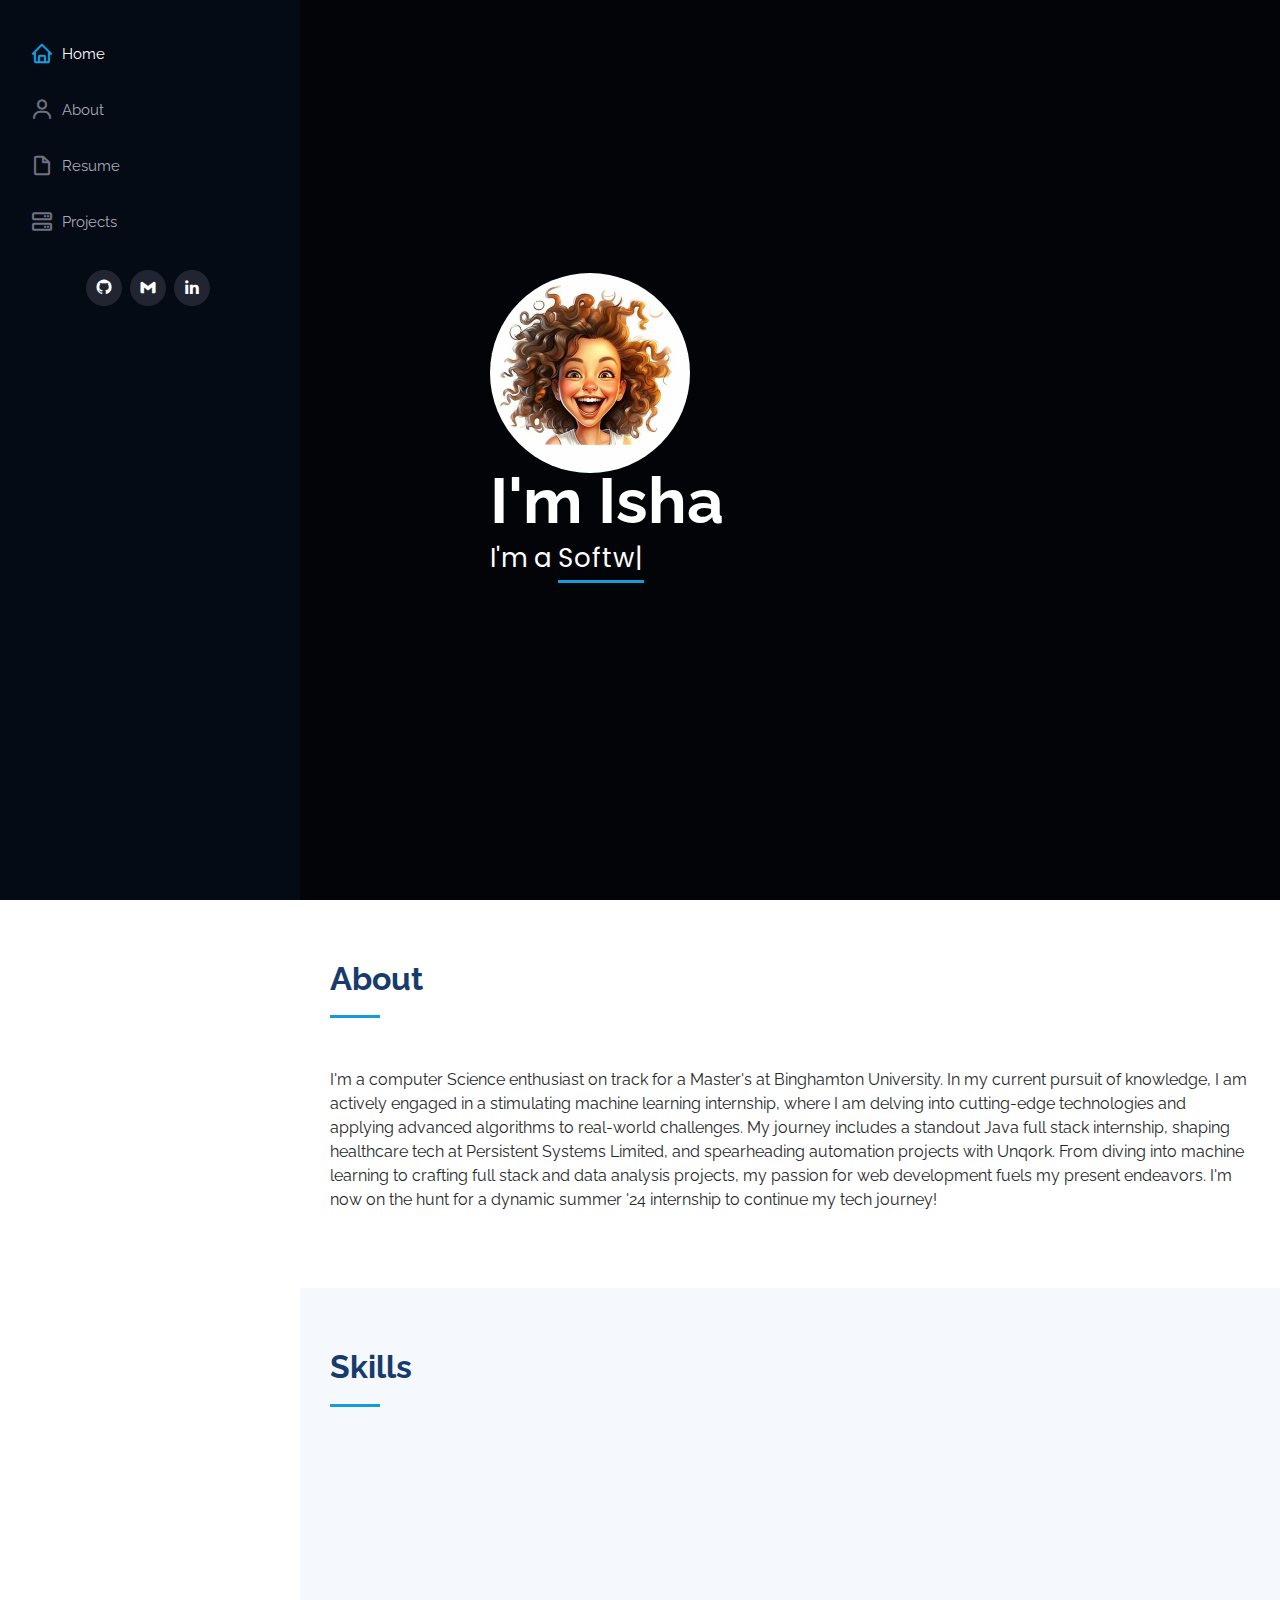
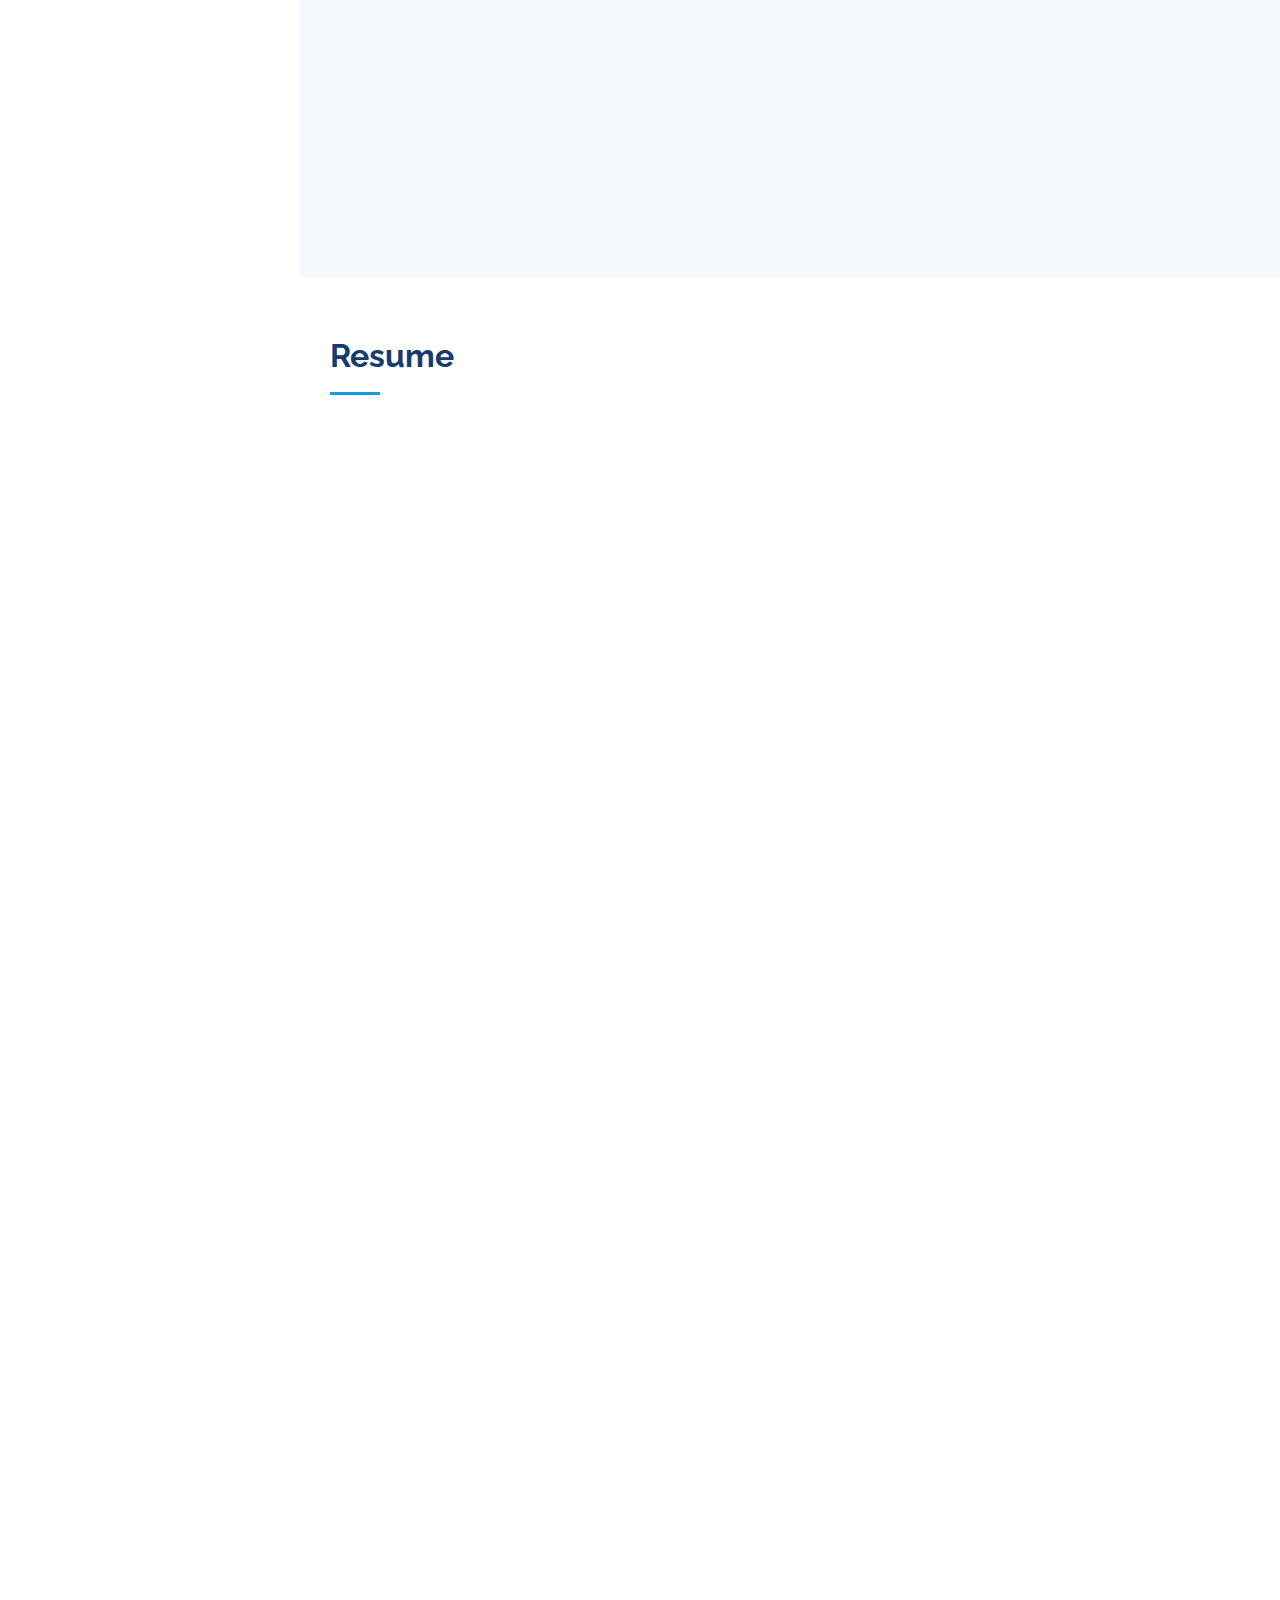
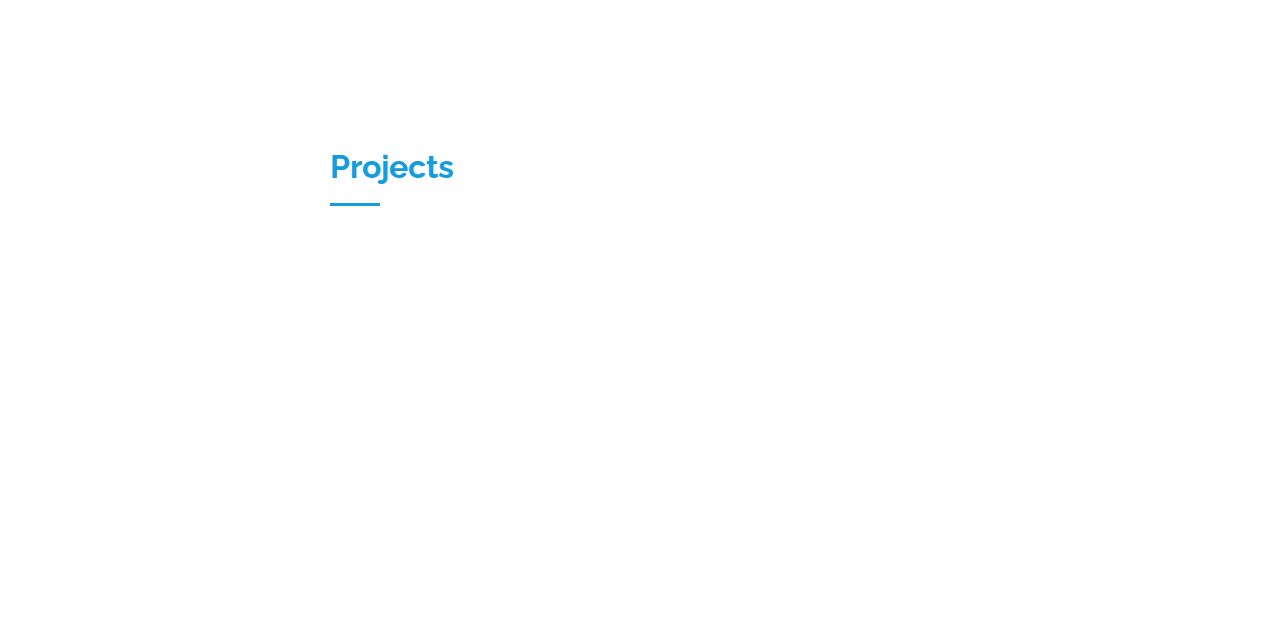
<file: index.html>
<!DOCTYPE html>
<html lang="en">

<head>
  <meta charset="utf-8">
  <meta content="width=device-width, initial-scale=1.0" name="viewport">

  <title>Isha's Portfolio Website</title>
  <meta content="" name="description">
  <meta content="" name="keywords">

  <!-- Favicons -->
  <link href="assets/img/favicon.ico" rel="icon">
  <link href="assets/img/apple-touch-icon.png" rel="apple-touch-icon">

  <!-- Google Fonts -->
  <link href="https://fonts.googleapis.com/css?family=Open+Sans:300,300i,400,400i,600,600i,700,700i|Raleway:300,300i,400,400i,500,500i,600,600i,700,700i|Poppins:300,300i,400,400i,500,500i,600,600i,700,700i" rel="stylesheet">

  <!-- Vendor CSS Files -->
  <link href="assets/vendor/aos/aos.css" rel="stylesheet">
  <link href="assets/vendor/bootstrap/css/bootstrap.min.css" rel="stylesheet">
  <link href="assets/vendor/bootstrap-icons/bootstrap-icons.css" rel="stylesheet">
  <link href="assets/vendor/boxicons/css/boxicons.min.css" rel="stylesheet">
  <link href="assets/vendor/glightbox/css/glightbox.min.css" rel="stylesheet">
  <link href="assets/vendor/swiper/swiper-bundle.min.css" rel="stylesheet">

  <!-- Template Main CSS File -->
  <link href="assets/css/style.css" rel="stylesheet">

  <!-- =======================================================
  * Template Name: iPortfolio
  * Updated: Nov 17 2023 with Bootstrap v5.3.2
  * Template URL: https://bootstrapmade.com/iportfolio-bootstrap-portfolio-websites-template/
  * Author: BootstrapMade.com
  * License: https://bootstrapmade.com/license/
  ======================================================== -->
</head>

<body>

  <!-- ======= Mobile nav toggle button ======= -->
  <i class="bi bi-list mobile-nav-toggle d-xl-none"></i>

  <!-- ======= Header ======= -->
  <header id="header">
    <div class="d-flex flex-column">

      

      <nav id="navbar" class="nav-menu navbar">
        <ul>
          <li><a href="#hero" class="nav-link scrollto active"><i class="bx bx-home"></i> <span>Home</span></a></li>
          <li><a href="#about" class="nav-link scrollto"><i class="bx bx-user"></i> <span>About</span></a></li>
          <li><a href="#resume" class="nav-link scrollto"><i class="bx bx-file-blank"></i> <span>Resume</span></a></li>
          <li><a href="#services" class="nav-link scrollto"><i class="bx bx-server"></i> <span>Projects</span></a></li>
        </ul>
      </nav><!-- .nav-menu -->
      <div class="profile">
        <!---- <img src="assets/img/profile-img.jpg" alt="" class="img-fluid rounded-circle">  
         <h1 class="text-light"><a href="index.html">Isha Harne</a></h1>     -->
         <div class="social-links mt-3 text-center">
           <a href="https://github.com/ishaharne03" class="twitter"><i class="bx bxl-github"></i></a>
           <a href="mailto:iharne@binghamton.com" class="facebook"><i class="bx bxl-gmail"></i></a>
           <a href="https://www.linkedin.com/in/isha-harne/" class="linkedin"><i class="bx bxl-linkedin"></i></a>
         </div>
       </div>


    </div>
  </header><!-- End Header -->

  <!-- ======= Hero Section ======= -->
  <section id="hero" class="d-flex flex-column justify-content-center align-items-center">
    <div class="hero-container" data-aos="fade-in">
      <img
              class="profile-image"
              src="assets/img/portrait-of-a-beautiful-young-woman-with-curly-hair-generative-ai-photo.jpg"
              alt=""
            />
      
      <h1>I'm Isha</h1>
      <p>I'm a <span class="typed" data-typed-items="Software Engineer, Full Stack Developer, Data Engineer"></span></p>
    </div>
  </section><!-- End Hero -->

  <main id="main">

    <!-- ======= About Section ======= -->
    <section id="about" class="about">
      <div class="container">

        <div class="section-title">
          <h2>About</h2>
        </div>
        <p >
          I'm a computer Science enthusiast on track for a Master's at Binghamton University. In my current pursuit of knowledge, I am actively engaged in a stimulating machine learning internship, where I am delving into cutting-edge technologies and applying advanced algorithms to real-world challenges. My journey includes a standout Java full stack internship, shaping healthcare tech at Persistent Systems Limited, and spearheading automation projects with Unqork. 
          From diving into machine learning to crafting full stack and data analysis projects, my passion for web development fuels my present endeavors. I'm now on the hunt for a dynamic summer '24 internship to continue my tech journey!
        
        </p>
        
        

      </div>
    </section><!-- End About Section -->

    

    <!-- ======= Skills Section ======= -->
    <section id="skills" class="skills section-bg">
      <div class="container">

        <div class="section-title">
          <h2>Skills</h2>
        </div>

        <div class="row skills-content">

          <div class="col-lg-6" data-aos="fade-up">

            <div class="progress">
              <span class="skill">Python <i class="val">95%</i></span>
              <div class="progress-bar-wrap">
                <div class="progress-bar" role="progressbar" aria-valuenow="95" aria-valuemin="0" aria-valuemax="100"></div>
              </div>
            </div>

            <div class="progress">
              <span class="skill">Java <i class="val">75%</i></span>
              <div class="progress-bar-wrap">
                <div class="progress-bar" role="progressbar" aria-valuenow="75" aria-valuemin="0" aria-valuemax="100"></div>
              </div>
            </div>

            <div class="progress">
              <span class="skill">C++ <i class="val">95%</i></span>
              <div class="progress-bar-wrap">
                <div class="progress-bar" role="progressbar" aria-valuenow="95" aria-valuemin="0" aria-valuemax="100"></div>
              </div>
            </div>

            <div class="progress">
              <span class="skill">JavaScript / TypeScript <i class="val">80%</i></span>
              <div class="progress-bar-wrap">
                <div class="progress-bar" role="progressbar" aria-valuenow="80" aria-valuemin="0" aria-valuemax="100"></div>
              </div>
            </div>

            <div class="progress">
              <span class="skill">SQL / MySQL <i class="val">95%</i></span>
              <div class="progress-bar-wrap">
                <div class="progress-bar" role="progressbar" aria-valuenow="95" aria-valuemin="0" aria-valuemax="100"></div>
              </div>
            </div>

            <div class="progress">
              <span class="skill">PostgreSQL <i class="val">95%</i></span>
              <div class="progress-bar-wrap">
                <div class="progress-bar" role="progressbar" aria-valuenow="95" aria-valuemin="0" aria-valuemax="100"></div>
              </div>
            </div>

            
          </div>

          <div class="col-lg-6" data-aos="fade-up" data-aos-delay="100">

            <div class="progress">
              <span class="skill">MongoDB <i class="val">95%</i></span>
              <div class="progress-bar-wrap">
                <div class="progress-bar" role="progressbar" aria-valuenow="95" aria-valuemin="0" aria-valuemax="100"></div>
              </div>
            </div>

            <div class="progress">
              <span class="skill">NodeJs / ExpressJs <i class="val">85%</i></span>
              <div class="progress-bar-wrap">
                <div class="progress-bar" role="progressbar" aria-valuenow="85" aria-valuemin="0" aria-valuemax="100"></div>
              </div>
            </div>

            <div class="progress">
              <span class="skill">Unqork<i class="val">85%</i></span>
              <div class="progress-bar-wrap">
                <div class="progress-bar" role="progressbar" aria-valuenow="85" aria-valuemin="0" aria-valuemax="100"></div>
              </div>
            </div>

            <div class="progress">
              <span class="skill">REST APIs <i class="val">85%</i></span>
              <div class="progress-bar-wrap">
                <div class="progress-bar" role="progressbar" aria-valuenow="85" aria-valuemin="0" aria-valuemax="100"></div>
              </div>
            </div>
            
            <div class="progress">
              <span class="skill">Flask/Django<i class="val">75%</i></span>
              <div class="progress-bar-wrap">
                <div class="progress-bar" role="progressbar" aria-valuenow="75" aria-valuemin="0" aria-valuemax="100"></div>
              </div>
            </div>

            <div class="progress">
              <span class="skill">HTML/CSS/jQuery<i class="val">95%</i></span>
              <div class="progress-bar-wrap">
                <div class="progress-bar" role="progressbar" aria-valuenow="95" aria-valuemin="0" aria-valuemax="100"></div>
              </div>
            </div>

            
          </div>
        </div>

      </div>
    </section><!-- End Skills Section -->

    <!-- ======= Resume Section ======= -->
    <section id="resume" class="resume">
      <div class="container">

        <div class="section-title">
          <h2>Resume</h2>
        </div>

        <div class="row">
          <div class="col-lg-6" data-aos="fade-up">

            <h3 class="resume-title">Education</h3>
            <div class="resume-item">
              <h4>Master of Science in Computer Science</h4>
              <h5>2023 - 2025</h5>
              <p><em>Binghamton University, SUNY</em></p>
              <ul>
                <li style="text-align: justify"><b>GPA:</b> 3.3 / 4</li>
                
                <li style="text-align: justify"><strong>Relevant Courses:</strong> Database Systems, Programming Language, Design and Analysis of Computer
                  Algorithm, Social Media Data Science Pipeline, Operating System, System Programming, Design Patterns</li>
              </ul> 
            </div>
            <div class="resume-item">
              <h4>Bachelor of Engineering in Information Technology</h4>
              <h5>2019 - 2022</h5>
              <p><em>Pune Institute of Computer Technology, India</em></p>
              <ul>
                <li style="text-align: justify"><b>GPA:</b> 9.5 / 10</li>
                
                <li style="text-align: justify"><strong>Relevant Courses:</strong> Introduction to Cloud Computing, Software Programming Management, Machine Learning,
                  Web Development, Introduction to Big data, Data Mining</li>
              </ul> 
            </div>
            <div class="resume-item">
              <h4>Diploma in Computer Engineering</h4>
              <h5>2016 - 2019</h5>
              <p><em>Government Polytechnic Amravati, India</em></p>
              <ul>
                <li style="text-align: justify"><b>GPA:</b> 91.69 / 100</li>
                
                <li style="text-align: justify"><strong>Relevant Courses:</strong> Object Oriented Programming, Computer Graphics, Computer Networks and Security, Python Programming, Programming Languages </li>
              </ul> 
            </div>
          </div>
          <div class="col-lg-6" data-aos="fade-up" data-aos-delay="100">
            <h3 class="resume-title">Professional Experience</h3>
            <div class="resume-item">
              <h4>Machine Learning Intern</h4>
              <h5>January 2024 – Present</h5>
              <p><em>Standard Potential Co., US  </em></p>
              <ul>
                <li>Leveraged machine learning for NENY, enhancing cathode morphology analysis. Contributed to a 15% increase in
                  efficiency, driving advancements in sustainable energy materials.</li>
                <li>Employed machine learning models to validate and refine the automated particle morphology analysis process,
                  achieving an impressive 90% validation accuracy, highlighting the reliability and precision of the developed system.</li>
              </ul>
            </div>
            <div class="resume-item">
              <h4>Software Development Engineer</h4>
              <h5>August 2022 – June 2023</h5>
              <p><em>Persistent Systems Limited, India  </em></p>
              <ul>
                <li>Collaborated with a team of 12 in the design and implementation of a healthcare platform, through efficient utilization of
                  Unqork’s low-code platform, resulting in a remarkable 30% improvement in operational efficiency</li>
                <li>Led to a significant improvement, with a 25% increase in user satisfaction in scheduling appointments and seamless
                  connectivity with healthcare professionals, contributing to a more streamlined and user-friendly system.</li>
                
              </ul>
            </div>
            <div class="resume-item">
              <h4>Software Development Intern</h4>
              <h5>February 2022 – August 2022</h5>
              <p><em>Persistent Systems Limited, India </em></p>
              <ul>
                <li>Graduated with distinction from ”Graduate Engineers with Multidimensional Skills (GEMS)” training program,
                  showcasing expertise in Java full stack with a stellar 95% competency score.</li>
                <li>Applied acquired skills to develop user interfaces and design back-end architecture for applications and websites,
                  meeting diverse client and end-user preferences across 4 different projects.</li>
              </ul>
            </div>
          </div>
        </div>

      </div>
    </section><!-- End Resume Section -->

    <!-- ======= Services Section ======= -->
    <section id="services" class="services">
      <div class="container">

        <div class="section-title">
          <h2><a href="https://github.com/ishaharne03">Projects</h2>
        </div>

        <div class="row">
          <div class="col-lg-4 col-md-6 icon-box" data-aos="fade-up">
            <div class="icon"><i class="bi bi-briefcase"></i></div>
            <h4 class="title"><a href="https://github.com/ishaharne03">Analysis of Social Media Trends on Sports</a></h4>
            <p class="description">Tech stack : Python, React, Django, PostgreSQL, Recharts, Chart.js</p>
          </div>
          <div class="col-lg-4 col-md-6 icon-box" data-aos="fade-up" data-aos-delay="100">
            <div class="icon"><i class="bi bi-card-checklist"></i></div>
            <h4 class="title"><a href="https://github.com/ishaharne03">LinkedIn Job Market Insights</a></h4>
            <p class="description">Tech stack : Python, Flask, MongoDb, Visual Studio</p>
          </div>
          <div class="col-lg-4 col-md-6 icon-box" data-aos="fade-up" data-aos-delay="200">
            <div class="icon"><i class="bi bi-bar-chart"></i></div>
            <h4 class="title"><a href=https://github.com/ishaharne03">Real-time Face Recognition System</a></h4>
            <p class="description">Tech stack : Python, Android Studio, Deep Learning, Flask, PostgreSQL </p>
          </div>
          <div class="col-lg-4 col-md-6 icon-box" data-aos="fade-up" data-aos-delay="300">
            <div class="icon"><i class="bi bi-binoculars"></i></div>
            <h4 class="title"><a href="https://chatroom-r9zx.onrender.com/">Chatroom</a></h4>
            <p class="description">Tech Stack : HTML, CSS, Javascript, NodeJs, ExpressJs, Socket.io</p>
          </div>
          <div class="col-lg-4 col-md-6 icon-box" data-aos="fade-up" data-aos-delay="400">
            <div class="icon"><i class="bi bi-brightness-high"></i></div>
            <h4 class="title"><a href="https://github.com/ishaharne03/productSearchEngine">Product Search Engine</a></h4>
            <p class="description">Tech Stack : HTML, CSS, Javascript</p>
          </div>
          <div class="col-lg-4 col-md-6 icon-box" data-aos="fade-up" data-aos-delay="500">
            <div class="icon"><i class="bi bi-calendar4-week"></i></div>
            <h4 class="title"><a href="https://github.com/ishaharne03/passwordGenerator">Password Generator</a></h4>
            <p class="description">Tech Stack : HTML, CSS, Javascript</p>
          </div>
        </div>

      </div>
    </section><!-- End Services Section -->

  

  </main><!-- End #main -->

  <!-- ======= Footer ======= -->
  <footer id="footer">
    <div class="container">
      
    </div>
  </footer><!-- End  Footer -->

  <a href="#" class="back-to-top d-flex align-items-center justify-content-center"><i class="bi bi-arrow-up-short"></i></a>

  <!-- Vendor JS Files -->
  <script src="assets/vendor/purecounter/purecounter_vanilla.js"></script>
  <script src="assets/vendor/aos/aos.js"></script>
  <script src="assets/vendor/bootstrap/js/bootstrap.bundle.min.js"></script>
  <script src="assets/vendor/glightbox/js/glightbox.min.js"></script>
  <script src="assets/vendor/isotope-layout/isotope.pkgd.min.js"></script>
  <script src="assets/vendor/swiper/swiper-bundle.min.js"></script>
  <script src="assets/vendor/typed.js/typed.umd.js"></script>
  <script src="assets/vendor/waypoints/noframework.waypoints.js"></script>
  <script src="assets/vendor/php-email-form/validate.js"></script>

  <!-- Template Main JS File -->
  <script src="assets/js/main.js"></script>

</body>

</html>
</file>
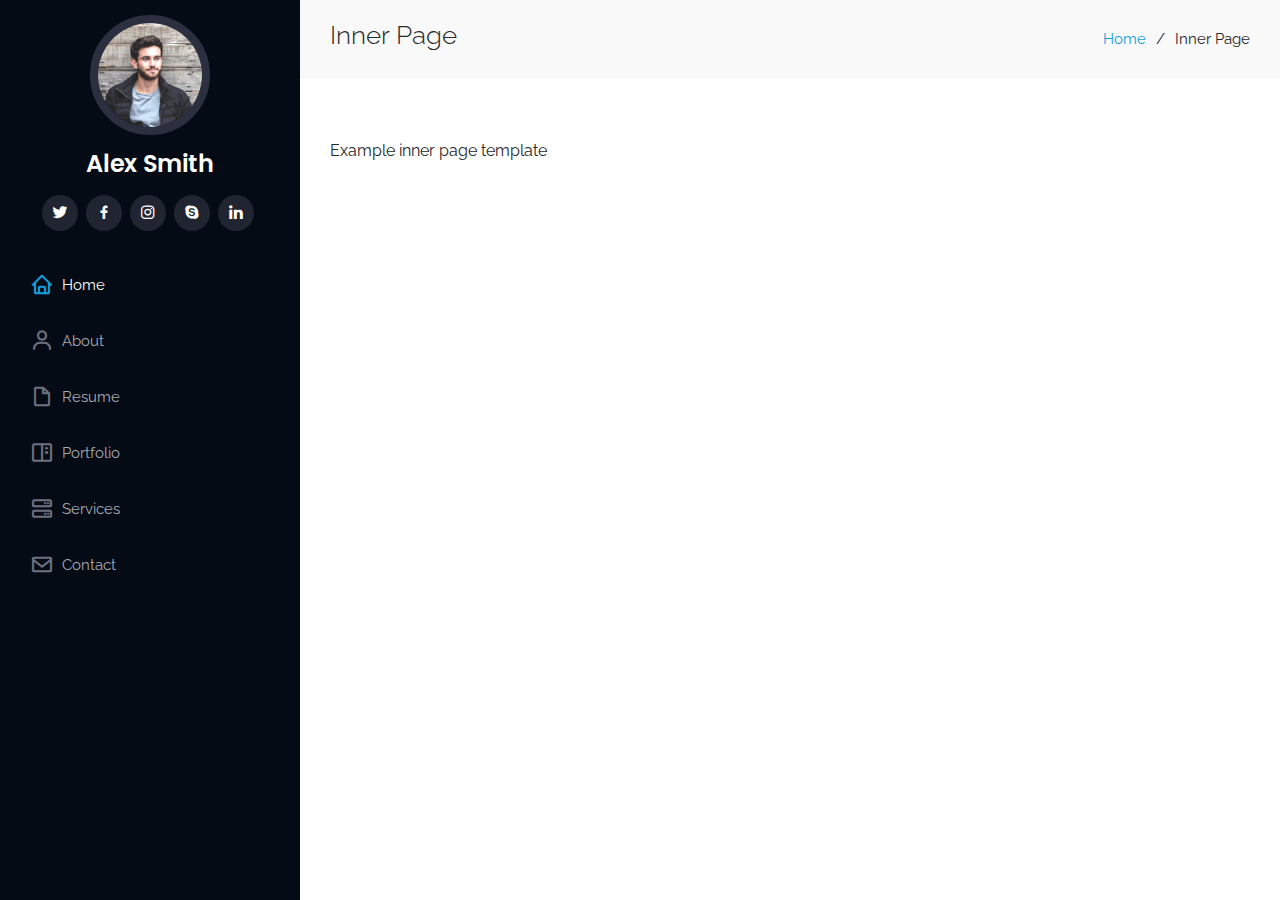
<file: inner-page.html>
<!DOCTYPE html>
<html lang="en">

<head>
  <meta charset="utf-8">
  <meta content="width=device-width, initial-scale=1.0" name="viewport">

  <title>Inner Page - iPortfolio Bootstrap Template</title>
  <meta content="" name="description">
  <meta content="" name="keywords">

  <!-- Favicons -->
  <link href="assets/img/favicon.png" rel="icon">
  <link href="assets/img/apple-touch-icon.png" rel="apple-touch-icon">

  <!-- Google Fonts -->
  <link href="https://fonts.googleapis.com/css?family=Open+Sans:300,300i,400,400i,600,600i,700,700i|Raleway:300,300i,400,400i,500,500i,600,600i,700,700i|Poppins:300,300i,400,400i,500,500i,600,600i,700,700i" rel="stylesheet">

  <!-- Vendor CSS Files -->
  <link href="assets/vendor/aos/aos.css" rel="stylesheet">
  <link href="assets/vendor/bootstrap/css/bootstrap.min.css" rel="stylesheet">
  <link href="assets/vendor/bootstrap-icons/bootstrap-icons.css" rel="stylesheet">
  <link href="assets/vendor/boxicons/css/boxicons.min.css" rel="stylesheet">
  <link href="assets/vendor/glightbox/css/glightbox.min.css" rel="stylesheet">
  <link href="assets/vendor/swiper/swiper-bundle.min.css" rel="stylesheet">

  <!-- Template Main CSS File -->
  <link href="assets/css/style.css" rel="stylesheet">

  
</head>

<body>

  <!-- ======= Mobile nav toggle button ======= -->
  <i class="bi bi-list mobile-nav-toggle d-xl-none"></i>

  <!-- ======= Header ======= -->
  <header id="header">
    <div class="d-flex flex-column">

      <div class="profile">
        <img src="assets/img/profile-img.jpg" alt="" class="img-fluid rounded-circle">
        <h1 class="text-light"><a href="index.html">Alex Smith</a></h1>
        <div class="social-links mt-3 text-center">
          <a href="#" class="twitter"><i class="bx bxl-twitter"></i></a>
          <a href="#" class="facebook"><i class="bx bxl-facebook"></i></a>
          <a href="#" class="instagram"><i class="bx bxl-instagram"></i></a>
          <a href="#" class="google-plus"><i class="bx bxl-skype"></i></a>
          <a href="#" class="linkedin"><i class="bx bxl-linkedin"></i></a>
        </div>
      </div>

      <nav id="navbar" class="nav-menu navbar">
        <ul>
          <li><a href="#hero" class="nav-link scrollto active"><i class="bx bx-home"></i> <span>Home</span></a></li>
          <li><a href="#about" class="nav-link scrollto"><i class="bx bx-user"></i> <span>About</span></a></li>
          <li><a href="#resume" class="nav-link scrollto"><i class="bx bx-file-blank"></i> <span>Resume</span></a></li>
          <li><a href="#portfolio" class="nav-link scrollto"><i class="bx bx-book-content"></i> <span>Portfolio</span></a></li>
          <li><a href="#services" class="nav-link scrollto"><i class="bx bx-server"></i> <span>Services</span></a></li>
          <li><a href="#contact" class="nav-link scrollto"><i class="bx bx-envelope"></i> <span>Contact</span></a></li>
        </ul>
      </nav><!-- .nav-menu -->
    </div>
  </header><!-- End Header -->

  <main id="main">

    <!-- ======= Breadcrumbs ======= -->
    <section class="breadcrumbs">
      <div class="container">

        <div class="d-flex justify-content-between align-items-center">
          <h2>Inner Page</h2>
          <ol>
            <li><a href="index.html">Home</a></li>
            <li>Inner Page</li>
          </ol>
        </div>

      </div>
    </section><!-- End Breadcrumbs -->

    <section class="inner-page">
      <div class="container">
        <p>
          Example inner page template
        </p>
      </div>
    </section>

  </main><!-- End #main -->

  <!-- ======= Footer ======= -->
  <footer id="footer">
    <div class="container">
      
     
    </div>
  </footer><!-- End  Footer -->

  <a href="#" class="back-to-top d-flex align-items-center justify-content-center"><i class="bi bi-arrow-up-short"></i></a>

  <!-- Vendor JS Files -->
  <script src="assets/vendor/purecounter/purecounter_vanilla.js"></script>
  <script src="assets/vendor/aos/aos.js"></script>
  <script src="assets/vendor/bootstrap/js/bootstrap.bundle.min.js"></script>
  <script src="assets/vendor/glightbox/js/glightbox.min.js"></script>
  <script src="assets/vendor/isotope-layout/isotope.pkgd.min.js"></script>
  <script src="assets/vendor/swiper/swiper-bundle.min.js"></script>
  <script src="assets/vendor/typed.js/typed.umd.js"></script>
  <script src="assets/vendor/waypoints/noframework.waypoints.js"></script>
  <script src="assets/vendor/php-email-form/validate.js"></script>

  <!-- Template Main JS File -->
  <script src="assets/js/main.js"></script>

</body>

</html>
</file>
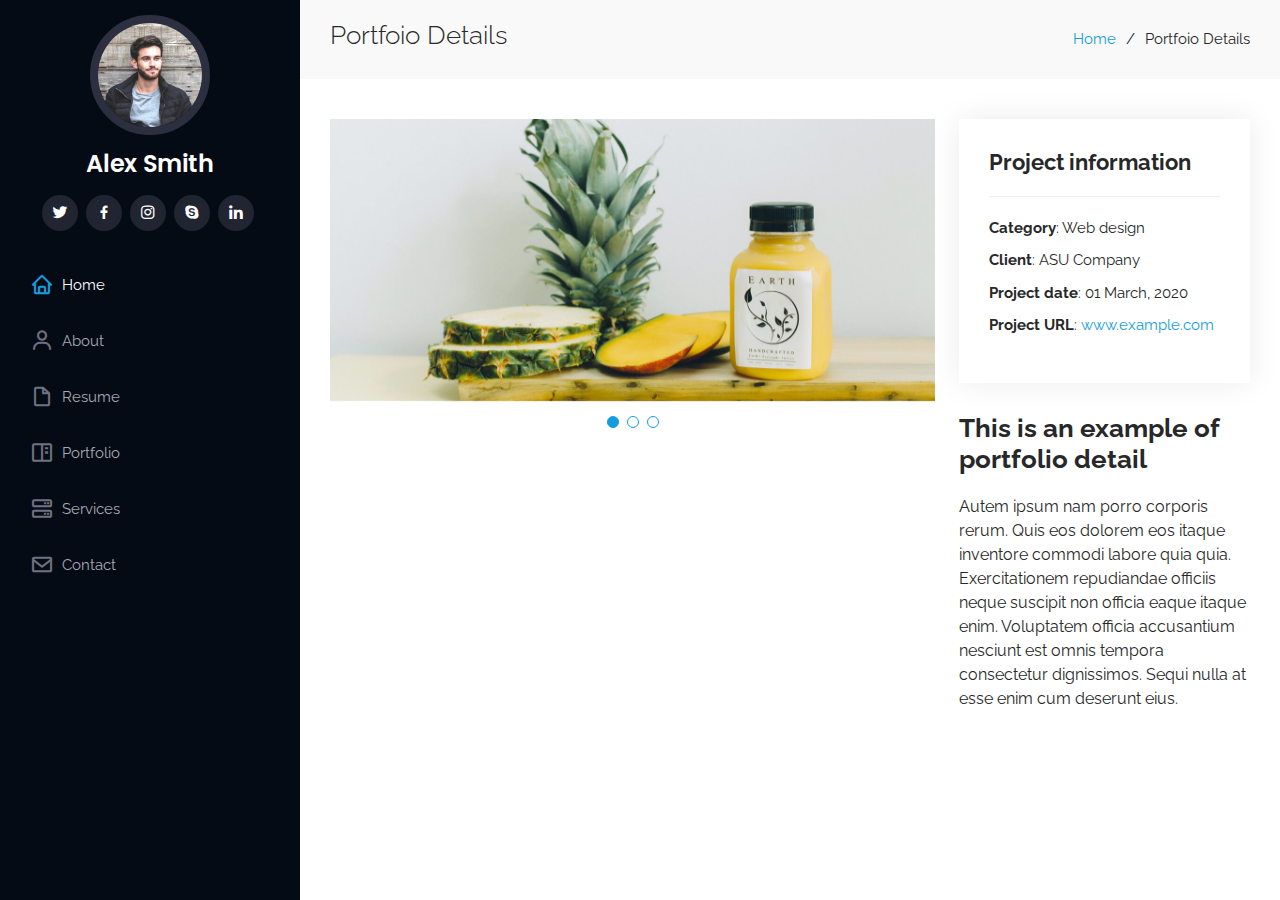
<file: portfolio-details.html>
<!DOCTYPE html>
<html lang="en">

<head>
  <meta charset="utf-8">
  <meta content="width=device-width, initial-scale=1.0" name="viewport">

  <title>Portfolio Details - iPortfolio Bootstrap Template</title>
  <meta content="" name="description">
  <meta content="" name="keywords">

  <!-- Favicons -->
  <link href="assets/img/favicon.png" rel="icon">
  <link href="assets/img/apple-touch-icon.png" rel="apple-touch-icon">

  <!-- Google Fonts -->
  <link href="https://fonts.googleapis.com/css?family=Open+Sans:300,300i,400,400i,600,600i,700,700i|Raleway:300,300i,400,400i,500,500i,600,600i,700,700i|Poppins:300,300i,400,400i,500,500i,600,600i,700,700i" rel="stylesheet">

  <!-- Vendor CSS Files -->
  <link href="assets/vendor/aos/aos.css" rel="stylesheet">
  <link href="assets/vendor/bootstrap/css/bootstrap.min.css" rel="stylesheet">
  <link href="assets/vendor/bootstrap-icons/bootstrap-icons.css" rel="stylesheet">
  <link href="assets/vendor/boxicons/css/boxicons.min.css" rel="stylesheet">
  <link href="assets/vendor/glightbox/css/glightbox.min.css" rel="stylesheet">
  <link href="assets/vendor/swiper/swiper-bundle.min.css" rel="stylesheet">

  <!-- Template Main CSS File -->
  <link href="assets/css/style.css" rel="stylesheet">

</head>

<body>

  <!-- ======= Mobile nav toggle button ======= -->
  <i class="bi bi-list mobile-nav-toggle d-xl-none"></i>

  <!-- ======= Header ======= -->
  <header id="header">
    <div class="d-flex flex-column">

      <div class="profile">
        <img src="assets/img/profile-img.jpg" alt="" class="img-fluid rounded-circle">
        <h1 class="text-light"><a href="index.html">Alex Smith</a></h1>
        <div class="social-links mt-3 text-center">
          <a href="#" class="twitter"><i class="bx bxl-twitter"></i></a>
          <a href="#" class="facebook"><i class="bx bxl-facebook"></i></a>
          <a href="#" class="instagram"><i class="bx bxl-instagram"></i></a>
          <a href="#" class="google-plus"><i class="bx bxl-skype"></i></a>
          <a href="#" class="linkedin"><i class="bx bxl-linkedin"></i></a>
        </div>
      </div>

      <nav id="navbar" class="nav-menu navbar">
        <ul>
          <li><a href="#hero" class="nav-link scrollto active"><i class="bx bx-home"></i> <span>Home</span></a></li>
          <li><a href="#about" class="nav-link scrollto"><i class="bx bx-user"></i> <span>About</span></a></li>
          <li><a href="#resume" class="nav-link scrollto"><i class="bx bx-file-blank"></i> <span>Resume</span></a></li>
          <li><a href="#portfolio" class="nav-link scrollto"><i class="bx bx-book-content"></i> <span>Portfolio</span></a></li>
          <li><a href="#services" class="nav-link scrollto"><i class="bx bx-server"></i> <span>Services</span></a></li>
          <li><a href="#contact" class="nav-link scrollto"><i class="bx bx-envelope"></i> <span>Contact</span></a></li>
        </ul>
      </nav><!-- .nav-menu -->
    </div>
  </header><!-- End Header -->

  <main id="main">

    <!-- ======= Breadcrumbs ======= -->
    <section id="breadcrumbs" class="breadcrumbs">
      <div class="container">

        <div class="d-flex justify-content-between align-items-center">
          <h2>Portfoio Details</h2>
          <ol>
            <li><a href="index.html">Home</a></li>
            <li>Portfoio Details</li>
          </ol>
        </div>

      </div>
    </section><!-- End Breadcrumbs -->

    <!-- ======= Portfolio Details Section ======= -->
    <section id="portfolio-details" class="portfolio-details">
      <div class="container">

        <div class="row gy-4">

          <div class="col-lg-8">
            <div class="portfolio-details-slider swiper">
              <div class="swiper-wrapper align-items-center">

                <div class="swiper-slide">
                  <img src="assets/img/portfolio/portfolio-details-1.jpg" alt="">
                </div>

                <div class="swiper-slide">
                  <img src="assets/img/portfolio/portfolio-details-2.jpg" alt="">
                </div>

                <div class="swiper-slide">
                  <img src="assets/img/portfolio/portfolio-details-3.jpg" alt="">
                </div>

              </div>
              <div class="swiper-pagination"></div>
            </div>
          </div>

          <div class="col-lg-4">
            <div class="portfolio-info">
              <h3>Project information</h3>
              <ul>
                <li><strong>Category</strong>: Web design</li>
                <li><strong>Client</strong>: ASU Company</li>
                <li><strong>Project date</strong>: 01 March, 2020</li>
                <li><strong>Project URL</strong>: <a href="#">www.example.com</a></li>
              </ul>
            </div>
            <div class="portfolio-description">
              <h2>This is an example of portfolio detail</h2>
              <p>
                Autem ipsum nam porro corporis rerum. Quis eos dolorem eos itaque inventore commodi labore quia quia. Exercitationem repudiandae officiis neque suscipit non officia eaque itaque enim. Voluptatem officia accusantium nesciunt est omnis tempora consectetur dignissimos. Sequi nulla at esse enim cum deserunt eius.
              </p>
            </div>
          </div>

        </div>

      </div>
    </section><!-- End Portfolio Details Section -->

  </main><!-- End #main -->

  <!-- ======= Footer ======= -->
  <footer id="footer">
    <div class="container">
      
    </div>
  </footer><!-- End  Footer -->

  <a href="#" class="back-to-top d-flex align-items-center justify-content-center"><i class="bi bi-arrow-up-short"></i></a>

  <!-- Vendor JS Files -->
  <script src="assets/vendor/purecounter/purecounter_vanilla.js"></script>
  <script src="assets/vendor/aos/aos.js"></script>
  <script src="assets/vendor/bootstrap/js/bootstrap.bundle.min.js"></script>
  <script src="assets/vendor/glightbox/js/glightbox.min.js"></script>
  <script src="assets/vendor/isotope-layout/isotope.pkgd.min.js"></script>
  <script src="assets/vendor/swiper/swiper-bundle.min.js"></script>
  <script src="assets/vendor/typed.js/typed.umd.js"></script>
  <script src="assets/vendor/waypoints/noframework.waypoints.js"></script>
  <script src="assets/vendor/php-email-form/validate.js"></script>

  <!-- Template Main JS File -->
  <script src="assets/js/main.js"></script>

</body>

</html>
</file>
<file: assets/css/style.css>
/*--------------------------------------------------------------
# General
--------------------------------------------------------------*/
body {
  font-family: "Raleway", sans-serif;
  color: #272829;
}

a {
  color: #149ddd;
  text-decoration: none;
}

a:hover {
  color: #37b3ed;
  text-decoration: none;
}

h1,
h2,
h3,
h4,
h5,
h6 {
  font-family: "Raleway", sans-serif;
}

/*--------------------------------------------------------------
# Back to top button
--------------------------------------------------------------*/
.back-to-top {
  position: fixed;
  visibility: hidden;
  opacity: 0;
  right: 15px;
  bottom: 15px;
  z-index: 996;
  background: #149ddd;
  width: 40px;
  height: 40px;
  border-radius: 50px;
  transition: all 0.4s;
}

.back-to-top i {
  font-size: 28px;
  color: #fff;
  line-height: 0;
}

.back-to-top:hover {
  background: #2eafec;
  color: #fff;
}

.back-to-top.active {
  visibility: visible;
  opacity: 1;
}

/*--------------------------------------------------------------
# Header
--------------------------------------------------------------*/
#header {
  position: fixed;
  top: 0;
  left: 0;
  bottom: 0;
  width: 300px;
  transition: all ease-in-out 0.5s;
  z-index: 9997;
  transition: all 0.5s;
  padding: 0 15px;
  background: #040b14;
  overflow-y: auto;
}


#header .profile img {
  margin: 15px auto;
  display: block;
  width: 120px;
  border: 8px solid #2c2f3f;
}

#header .profile h1 {
  font-size: 24px;
  margin: 0;
  padding: 0;
  font-weight: 600;
  -moz-text-align-last: center;
  text-align-last: center;
  font-family: "Poppins", sans-serif;
}

#header .profile h1 a,
#header .profile h1 a:hover {
  color: #fff;
  text-decoration: none;
}

#header .profile .social-links a {
  font-size: 18px;
  display: inline-block;
  background: #212431;
  color: #fff;
  line-height: 1;
  padding: 8px 0;
  margin-right: 4px;
  border-radius: 50%;
  text-align: center;
  width: 36px;
  height: 36px;
  transition: 0.3s;
}

#header .profile .social-links a:hover {
  background: #149ddd;
  color: #fff;
  text-decoration: none;
}

#main {
  margin-left: 300px;
}

.container,
.container-fluid {
  padding-left: 30px;
  padding-right: 30px;
}

@media (max-width: 1199px) {
  #header {
    left: -300px;
  }

  #main {
    margin-left: 0;
  }

  .container,
  .container-fluid {
    padding-left: 12px;
    padding-right: 12px;
  }
}

/*--------------------------------------------------------------
# Navigation Menu
--------------------------------------------------------------*/
/* Desktop Navigation */
.nav-menu {
  padding: 30px 0 0 0;
}

.nav-menu * {
  margin: 0;
  padding: 0;
  list-style: none;
}

.nav-menu>ul>li {
  position: relative;
  white-space: nowrap;
}

.nav-menu a,
.nav-menu a:focus {
  display: flex;
  align-items: center;
  color: #a8a9b4;
  padding: 12px 15px;
  margin-bottom: 8px;
  transition: 0.3s;
  font-size: 15px;
}

.nav-menu a i,
.nav-menu a:focus i {
  font-size: 24px;
  padding-right: 8px;
  color: #6f7180;
}

.nav-menu a:hover,
.nav-menu .active,
.nav-menu .active:focus,
.nav-menu li:hover>a {
  text-decoration: none;
  color: #fff;
}

.nav-menu a:hover i,
.nav-menu .active i,
.nav-menu .active:focus i,
.nav-menu li:hover>a i {
  color: #149ddd;
}

/* Mobile Navigation */
.mobile-nav-toggle {
  position: fixed;
  right: 15px;
  top: 15px;
  z-index: 9998;
  border: 0;
  font-size: 24px;
  transition: all 0.4s;
  outline: none !important;
  background-color: #149ddd;
  color: #fff;
  width: 40px;
  height: 40px;
  display: inline-flex;
  align-items: center;
  justify-content: center;
  line-height: 0;
  border-radius: 50px;
  cursor: pointer;
}

.mobile-nav-active {
  overflow: hidden;
}

.mobile-nav-active #header {
  left: 0;
}

/*--------------------------------------------------------------
# Hero Section
--------------------------------------------------------------*/
#hero {
  width: 100%;
  height: 100vh;
  background: url("../img/Untitled1.png") top center;
  background-size: cover;
}


#hero .profile-image {
  width: 200px;
  border-radius: 50%;
  animation: bounce 1s infinite alternate;
}

@keyframes bounce {
  from {
    transform: translateY(0px);
  }

  to {
    transform: translateY(-10px);
  }
}

#hero:before {
  content: "";
  background: rgba(5, 13, 24, 0.3);
  position: absolute;
  bottom: 0;
  top: 0;
  left: 0;
  right: 0;
  z-index: 1;
}

#hero .hero-container {
  position: relative;
  z-index: 2;
  min-width: 300px;
}

#hero h1 {
  margin: 0 0 10px 0;
  font-size: 64px;
  font-weight: 700;
  line-height: 56px;
  color: #fff;
}

#hero p {
  color: #fff;
  margin-bottom: 50px;
  font-size: 26px;
  font-family: "Poppins", sans-serif;
}

#hero p span {
  color: #fff;
  padding-bottom: 4px;
  letter-spacing: 1px;
  border-bottom: 3px solid #149ddd;
}

@media (min-width: 1024px) {
  #hero {
    background-attachment: fixed;
  }
}

@media (max-width: 768px) {
  #hero h1 {
    font-size: 28px;
    line-height: 36px;
  }

  #hero h2 {
    font-size: 18px;
    line-height: 24px;
    margin-bottom: 30px;
  }
}

/*--------------------------------------------------------------
# Sections General
--------------------------------------------------------------*/
section {
  padding: 60px 0;
  overflow: hidden;
}

.section-bg {
  background: #f5f8fd;
}

.section-title {
  padding-bottom: 30px;
}

.section-title h2 {
  font-size: 32px;
  font-weight: bold;
  margin-bottom: 20px;
  padding-bottom: 20px;
  position: relative;
  color: #173b6c;
}

.section-title h2::after {
  content: "";
  position: absolute;
  display: block;
  width: 50px;
  height: 3px;
  background: #149ddd;
  bottom: 0;
  left: 0;
}

.section-title p {
  margin-bottom: 0;
}

/*--------------------------------------------------------------
# About
--------------------------------------------------------------*/
.about .content h3 {
  font-weight: 700;
  font-size: 26px;
  color: #173b6c;
}

.about .img-edit{
  font-size: large;
}

.about .content ul {
  list-style: none;
  padding: 0;
}

.about .content ul li {
  margin-bottom: 20px;
  display: flex;
  align-items: center;
}

.about .content ul strong {
  margin-right: 10px;
}

.about .content ul i {
  font-size: 16px;
  margin-right: 5px;
  color: #149ddd;
  line-height: 0;
}

.about .content p:last-child {
  margin-bottom: 0;
}

/*--------------------------------------------------------------
# Facts
--------------------------------------------------------------*/
.facts {
  padding-bottom: 30px;
}

.facts .count-box {
  padding: 30px;
  width: 100%;
}

.facts .count-box i {
  display: block;
  font-size: 44px;
  color: #149ddd;
  float: left;
  line-height: 0;
}

.facts .count-box span {
  font-size: 48px;
  line-height: 40px;
  display: block;
  font-weight: 700;
  color: #050d18;
  margin-left: 60px;
}

.facts .count-box p {
  padding: 15px 0 0 0;
  margin: 0 0 0 60px;
  font-family: "Raleway", sans-serif;
  font-size: 14px;
  color: #122f57;
}

.facts .count-box a {
  font-weight: 600;
  display: block;
  margin-top: 20px;
  color: #122f57;
  font-size: 15px;
  font-family: "Poppins", sans-serif;
  transition: ease-in-out 0.3s;
}

.facts .count-box a:hover {
  color: #1f5297;
}

/*--------------------------------------------------------------
# Akills
--------------------------------------------------------------*/
.skills .progress {
  height: 60px;
  display: block;
  background: none;
  border-radius: 0;
}

.skills .progress .skill {
  padding: 0;
  margin: 0 0 6px 0;
  text-transform: uppercase;
  display: block;
  font-weight: 600;
  font-family: "Poppins", sans-serif;
  color: #050d18;
}

.skills .progress .skill .val {
  float: right;
  font-style: normal;
}

.skills .progress-bar-wrap {
  background: #dce8f8;
  height: 10px;
}

.skills .progress-bar {
  width: 1px;
  height: 10px;
  transition: 0.9s;
  background-color: #149ddd;
}

/*--------------------------------------------------------------
# Resume
--------------------------------------------------------------*/
.resume .resume-title {
  font-size: 26px;
  font-weight: 700;
  margin-top: 20px;
  margin-bottom: 20px;
  color: #050d18;
}

.resume .resume-item {
  padding: 0 0 20px 20px;
  margin-top: -2px;
  border-left: 2px solid #1f5297;
  position: relative;
}

.resume .resume-item h4 {
  line-height: 18px;
  font-size: 18px;
  font-weight: 600;
  text-transform: uppercase;
  font-family: "Poppins", sans-serif;
  color: #050d18;
  margin-bottom: 10px;
}

.resume .resume-item h5 {
  font-size: 16px;
  background: #e4edf9;
  padding: 5px 15px;
  display: inline-block;
  font-weight: 600;
  margin-bottom: 10px;
}

.resume .resume-item ul {
  padding-left: 20px;
}

.resume .resume-item ul li {
  padding-bottom: 10px;
}

.resume .resume-item:last-child {
  padding-bottom: 0;
}

.resume .resume-item::before {
  content: "";
  position: absolute;
  width: 16px;
  height: 16px;
  border-radius: 50px;
  left: -9px;
  top: 0;
  background: #fff;
  border: 2px solid #1f5297;
}

/*--------------------------------------------------------------
# Portfolio
--------------------------------------------------------------*/
.portfolio .portfolio-item {
  margin-bottom: 30px;
}

.portfolio #portfolio-flters {
  padding: 0;
  margin: 0 auto 35px auto;
  list-style: none;
  text-align: center;
  background: #fff;
  border-radius: 50px;
  padding: 2px 15px;
}

.portfolio #portfolio-flters li {
  cursor: pointer;
  display: inline-block;
  padding: 10px 15px 8px 15px;
  font-size: 14px;
  font-weight: 600;
  line-height: 1;
  text-transform: uppercase;
  color: #272829;
  margin-bottom: 5px;
  transition: all 0.3s ease-in-out;
}

.portfolio #portfolio-flters li:hover,
.portfolio #portfolio-flters li.filter-active {
  color: #149ddd;
}

.portfolio #portfolio-flters li:last-child {
  margin-right: 0;
}

.portfolio .portfolio-wrap {
  transition: 0.3s;
  position: relative;
  overflow: hidden;
  z-index: 1;
}

.portfolio .portfolio-wrap::before {
  content: "";
  background: rgba(255, 255, 255, 0.5);
  position: absolute;
  left: 0;
  right: 0;
  top: 0;
  bottom: 0;
  transition: all ease-in-out 0.3s;
  z-index: 2;
  opacity: 0;
}

.portfolio .portfolio-wrap .portfolio-links {
  opacity: 1;
  left: 0;
  right: 0;
  bottom: -60px;
  z-index: 3;
  position: absolute;
  transition: all ease-in-out 0.3s;
  display: flex;
  justify-content: center;
}

.portfolio .portfolio-wrap .portfolio-links a {
  color: #fff;
  font-size: 28px;
  text-align: center;
  background: rgba(20, 157, 221, 0.75);
  transition: 0.3s;
  width: 50%;
}

.portfolio .portfolio-wrap .portfolio-links a:hover {
  background: rgba(20, 157, 221, 0.95);
}

.portfolio .portfolio-wrap .portfolio-links a+a {
  border-left: 1px solid #37b3ed;
}

.portfolio .portfolio-wrap:hover::before {
  top: 0;
  left: 0;
  right: 0;
  bottom: 0;
  opacity: 1;
}

.portfolio .portfolio-wrap:hover .portfolio-links {
  opacity: 1;
  bottom: 0;
}

/*--------------------------------------------------------------
# Portfolio Details
--------------------------------------------------------------*/
.portfolio-details {
  padding-top: 40px;
}

.portfolio-details .portfolio-details-slider img {
  width: 100%;
}

.portfolio-details .portfolio-details-slider .swiper-pagination {
  margin-top: 20px;
  position: relative;
}

.portfolio-details .portfolio-details-slider .swiper-pagination .swiper-pagination-bullet {
  width: 12px;
  height: 12px;
  background-color: #fff;
  opacity: 1;
  border: 1px solid #149ddd;
}

.portfolio-details .portfolio-details-slider .swiper-pagination .swiper-pagination-bullet-active {
  background-color: #149ddd;
}

.portfolio-details .portfolio-info {
  padding: 30px;
  box-shadow: 0px 0 30px rgba(5, 13, 24, 0.08);
}

.portfolio-details .portfolio-info h3 {
  font-size: 22px;
  font-weight: 700;
  margin-bottom: 20px;
  padding-bottom: 20px;
  border-bottom: 1px solid #eee;
}

.portfolio-details .portfolio-info ul {
  list-style: none;
  padding: 0;
  font-size: 15px;
}

.portfolio-details .portfolio-info ul li+li {
  margin-top: 10px;
}

.portfolio-details .portfolio-description {
  padding-top: 30px;
}

.portfolio-details .portfolio-description h2 {
  font-size: 26px;
  font-weight: 700;
  margin-bottom: 20px;
}

.portfolio-details .portfolio-description p {
  padding: 0;
}


/*--------------------------------------------------------------
# Services
--------------------------------------------------------------*/
.services .icon-box {
  margin-bottom: 20px;
}

.services .icon {
  float: left;
  display: flex;
  align-items: center;
  justify-content: center;
  width: 54px;
  height: 54px;
  background: #149ddd;
  border-radius: 50%;
  transition: 0.5s;
  border: 1px solid #149ddd;
}

.services .icon i {
  color: #fff;
  font-size: 24px;
  line-height: 0;
}

.services .icon-box:hover .icon {
  background: #fff;
}

.services .icon-box:hover .icon i {
  color: #149ddd;
}

.services .title {
  margin-left: 80px;
  font-weight: 700;
  margin-bottom: 15px;
  font-size: 18px;
}

.services .title a {
  color: #343a40;
}

.services .title a:hover {
  color: #149ddd;
}

.services .description {
  margin-left: 80px;
  line-height: 24px;
  font-size: 14px;
}

/*--------------------------------------------------------------
# Contact
--------------------------------------------------------------*/
.contact {
  padding-bottom: 130px;
}

.contact .info {
  padding: 30px;
  background: #fff;
  width: 100%;
  box-shadow: 0 0 24px 0 rgba(0, 0, 0, 0.12);
}

.contact .info i {
  font-size: 20px;
  color: #149ddd;
  float: left;
  width: 44px;
  height: 44px;
  background: #dff3fc;
  display: flex;
  justify-content: center;
  align-items: center;
  border-radius: 50px;
  transition: all 0.3s ease-in-out;
}

.contact .info h4 {
  padding: 0 0 0 60px;
  font-size: 22px;
  font-weight: 600;
  margin-bottom: 5px;
  color: #050d18;
}

.contact .info p {
  padding: 0 0 10px 60px;
  margin-bottom: 20px;
  font-size: 14px;
  color: #173b6c;
}

.contact .info .email p {
  padding-top: 5px;
}

.contact .info .social-links {
  padding-left: 60px;
}

.contact .info .social-links a {
  font-size: 18px;
  display: inline-block;
  background: #333;
  color: #fff;
  line-height: 1;
  padding: 8px 0;
  border-radius: 50%;
  text-align: center;
  width: 36px;
  height: 36px;
  transition: 0.3s;
  margin-right: 10px;
}

.contact .info .social-links a:hover {
  background: #149ddd;
  color: #fff;
}

.contact .info .email:hover i,
.contact .info .address:hover i,
.contact .info .phone:hover i {
  background: #149ddd;
  color: #fff;
}

.contact .php-email-form {
  width: 100%;
  padding: 30px;
  background: #fff;
  box-shadow: 0 0 24px 0 rgba(0, 0, 0, 0.12);
}

.contact .php-email-form .form-group {
  padding-bottom: 8px;
}

.contact .php-email-form .validate {
  display: none;
  color: red;
  margin: 0 0 15px 0;
  font-weight: 400;
  font-size: 13px;
}

.contact .php-email-form .error-message {
  display: none;
  color: #fff;
  background: #ed3c0d;
  text-align: left;
  padding: 15px;
  font-weight: 600;
}

.contact .php-email-form .error-message br+br {
  margin-top: 25px;
}

.contact .php-email-form .sent-message {
  display: none;
  color: #fff;
  background: #18d26e;
  text-align: center;
  padding: 15px;
  font-weight: 600;
}

.contact .php-email-form .loading {
  display: none;
  background: #fff;
  text-align: center;
  padding: 15px;
}

.contact .php-email-form .loading:before {
  content: "";
  display: inline-block;
  border-radius: 50%;
  width: 24px;
  height: 24px;
  margin: 0 10px -6px 0;
  border: 3px solid #18d26e;
  border-top-color: #eee;
  animation: animate-loading 1s linear infinite;
}

.contact .php-email-form .form-group {
  margin-bottom: 15px;
}

.contact .php-email-form label {
  padding-bottom: 8px;
}

.contact .php-email-form input,
.contact .php-email-form textarea {
  border-radius: 0;
  box-shadow: none;
  font-size: 14px;
}

.contact .php-email-form input {
  height: 44px;
}

.contact .php-email-form textarea {
  padding: 10px 15px;
}

.contact .php-email-form button[type=submit] {
  background: #149ddd;
  border: 0;
  padding: 10px 24px;
  color: #fff;
  transition: 0.4s;
  border-radius: 4px;
}

.contact .php-email-form button[type=submit]:hover {
  background: #37b3ed;
}

@keyframes animate-loading {
  0% {
    transform: rotate(0deg);
  }

  100% {
    transform: rotate(360deg);
  }
}

/*--------------------------------------------------------------
# Breadcrumbs
--------------------------------------------------------------*/
.breadcrumbs {
  padding: 20px 0;
  background: #f9f9f9;
}

.breadcrumbs h2 {
  font-size: 26px;
  font-weight: 300;
}

.breadcrumbs ol {
  display: flex;
  flex-wrap: wrap;
  list-style: none;
  padding: 0;
  margin: 0;
  font-size: 15px;
}

.breadcrumbs ol li+li {
  padding-left: 10px;
}

.breadcrumbs ol li+li::before {
  display: inline-block;
  padding-right: 10px;
  color: #0e2442;
  content: "/";
}

@media (max-width: 768px) {
  .breadcrumbs .d-flex {
    display: block !important;
  }

  .breadcrumbs ol {
    display: block;
  }

  .breadcrumbs ol li {
    display: inline-block;
  }
}


/*--------------------------------------------------------------
# Footer
--------------------------------------------------------------*/
#footer {
  padding: 15px;
  color: #f4f6fd;
  font-size: 14px;
  position: fixed;
  left: 0;
  bottom: 0;
  width: 300px;
  z-index: 9999;
  background: #040b14;
}


@media (max-width: 1199px) {
  #footer {
    position: static;
    width: auto;
    padding-right: 20px 15px;
  }
}
</file>
